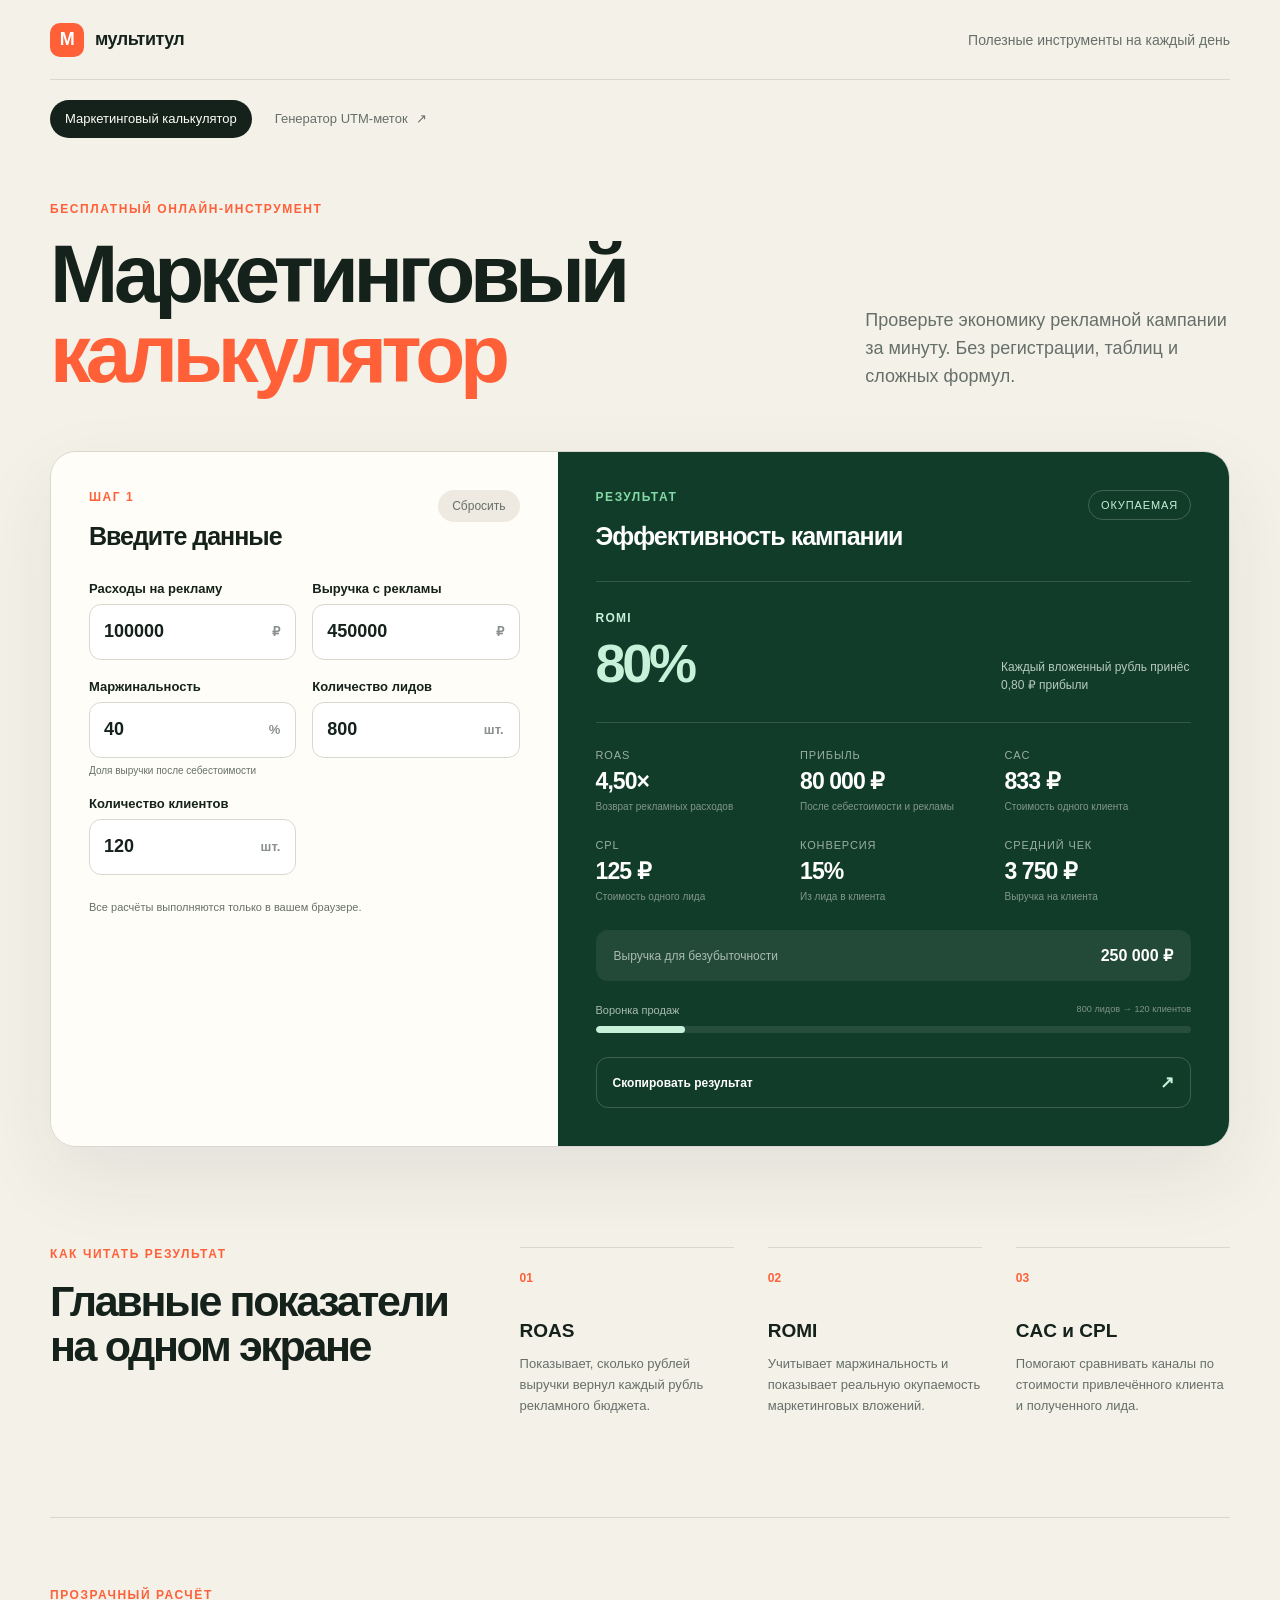
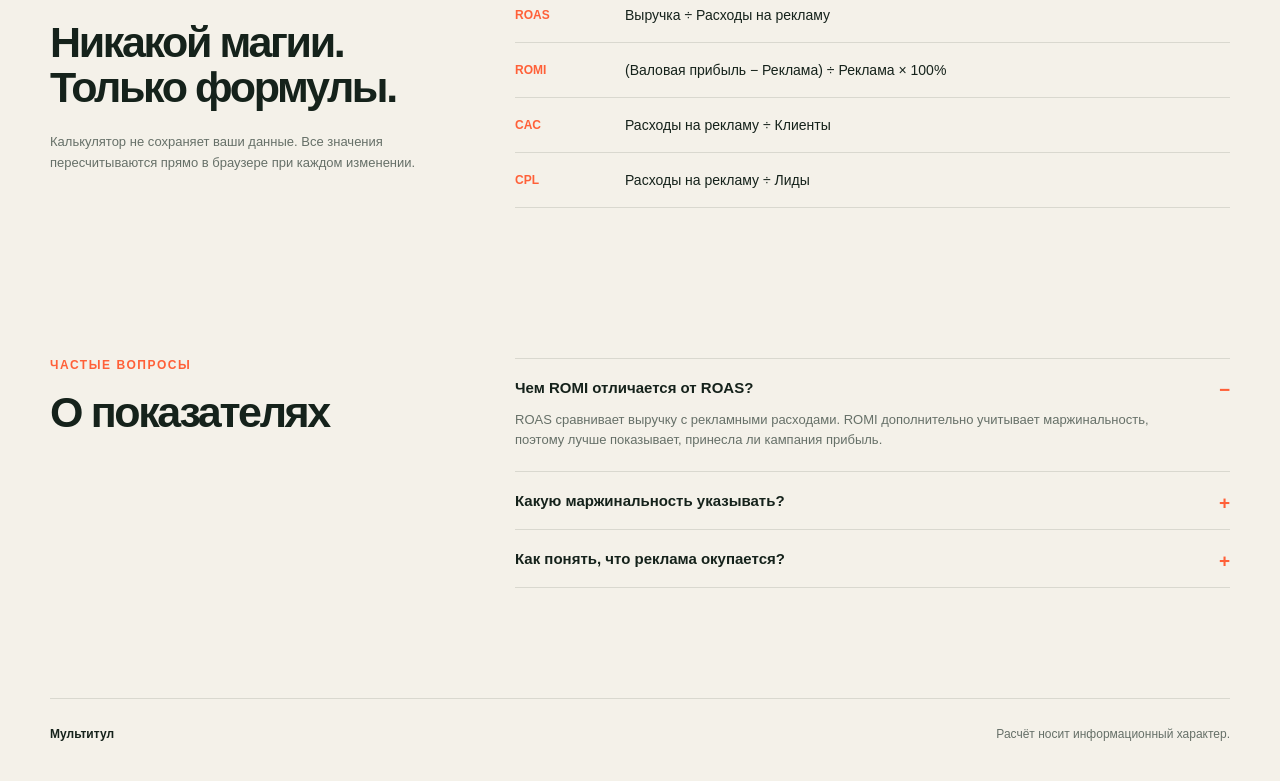
<file: index.html>
<!doctype html>
<html lang="ru">
<head>
  <meta charset="UTF-8">
  <meta name="viewport" content="width=device-width, initial-scale=1.0">
  <title>Маркетинговый калькулятор — ROAS, ROMI, CAC и CPL</title>
  <meta name="description" content="Бесплатный маркетинговый калькулятор: рассчитайте ROAS, ROMI, CAC, CPL, конверсию, прибыль и точку безубыточности.">
  <link rel="canonical" href="https://nezagorami56.github.io/multitool/">
  <link rel="stylesheet" href="styles.css">
  <script type="application/ld+json">
  {
    "@context": "https://schema.org",
    "@type": "WebApplication",
    "name": "Маркетинговый калькулятор",
    "applicationCategory": "BusinessApplication",
    "operatingSystem": "Any",
    "offers": {"@type": "Offer", "price": "0", "priceCurrency": "RUB"}
  }
  </script>
</head>
<body>
  <header class="site-header">
    <a class="brand" href="./" aria-label="Мультитул — на главную">
      <span class="brand-mark">M</span>
      <span>мультитул</span>
    </a>
    <span class="header-note">Полезные инструменты на каждый день</span>
  </header>
  <nav class="tool-nav" aria-label="Инструменты">
    <a href="./" aria-current="page">Маркетинговый калькулятор</a>
    <a href="utm-builder/">Генератор UTM-меток <span aria-hidden="true">↗</span></a>
  </nav>

  <main>
    <section class="hero">
      <div>
        <p class="eyebrow">Бесплатный онлайн-инструмент</p>
        <h1>Маркетинговый<br><span>калькулятор</span></h1>
      </div>
      <p class="hero-copy">Проверьте экономику рекламной кампании за минуту. Без регистрации, таблиц и сложных формул.</p>
    </section>

    <section class="calculator" aria-labelledby="calculator-title">
      <div class="input-panel">
        <div class="panel-heading">
          <div>
            <p class="step">Шаг 1</p>
            <h2 id="calculator-title">Введите данные</h2>
          </div>
          <button class="reset-button" id="reset" type="button">Сбросить</button>
        </div>

        <div class="fields">
          <label>
            <span>Расходы на рекламу</span>
            <span class="field-wrap"><input id="spend" type="number" min="0" step="100" value="100000"><b>₽</b></span>
          </label>
          <label>
            <span>Выручка с рекламы</span>
            <span class="field-wrap"><input id="revenue" type="number" min="0" step="100" value="450000"><b>₽</b></span>
          </label>
          <label>
            <span>Маржинальность</span>
            <span class="field-wrap"><input id="margin" type="number" min="0" max="100" step="1" value="40"><b>%</b></span>
            <small>Доля выручки после себестоимости</small>
          </label>
          <label>
            <span>Количество лидов</span>
            <span class="field-wrap"><input id="leads" type="number" min="0" step="1" value="800"><b>шт.</b></span>
          </label>
          <label>
            <span>Количество клиентов</span>
            <span class="field-wrap"><input id="customers" type="number" min="0" step="1" value="120"><b>шт.</b></span>
          </label>
        </div>
        <p class="form-warning" id="form-warning" role="alert" hidden></p>
        <p class="privacy">Все расчёты выполняются только в вашем браузере.</p>
      </div>

      <div class="results-panel" aria-live="polite">
        <div class="panel-heading result-heading">
          <div>
            <p class="step">Результат</p>
            <h2>Эффективность кампании</h2>
          </div>
          <span class="status" id="status">Окупаемая</span>
        </div>

        <article class="hero-result">
          <div>
            <p>ROMI</p>
            <strong id="romi">80%</strong>
          </div>
          <p id="romi-caption">Каждый вложенный рубль принёс 0,80 ₽ прибыли</p>
        </article>

        <div class="metric-grid">
          <article><span>ROAS</span><strong id="roas">4,50×</strong><small>Возврат рекламных расходов</small></article>
          <article><span>Прибыль</span><strong id="profit">80 000 ₽</strong><small>После себестоимости и рекламы</small></article>
          <article><span>CAC</span><strong id="cac">833 ₽</strong><small>Стоимость одного клиента</small></article>
          <article><span>CPL</span><strong id="cpl">125 ₽</strong><small>Стоимость одного лида</small></article>
          <article><span>Конверсия</span><strong id="conversion">15%</strong><small>Из лида в клиента</small></article>
          <article><span>Средний чек</span><strong id="aov">3 750 ₽</strong><small>Выручка на клиента</small></article>
        </div>

        <div class="breakeven">
          <span>Выручка для безубыточности</span>
          <strong id="breakeven">250 000 ₽</strong>
        </div>

        <div class="funnel">
          <div class="funnel-heading"><span>Воронка продаж</span><small id="funnel-label">800 лидов → 120 клиентов</small></div>
          <div class="funnel-track"><span id="funnel-bar"></span></div>
        </div>

        <button class="copy-button" id="copy-result" type="button">
          <span>Скопировать результат</span><b aria-hidden="true">↗</b>
        </button>
      </div>
    </section>

    <section class="explanation">
      <div>
        <p class="eyebrow">Как читать результат</p>
        <h2>Главные показатели<br>на одном экране</h2>
      </div>
      <div class="explanation-grid">
        <article><b>01</b><h3>ROAS</h3><p>Показывает, сколько рублей выручки вернул каждый рубль рекламного бюджета.</p></article>
        <article><b>02</b><h3>ROMI</h3><p>Учитывает маржинальность и показывает реальную окупаемость маркетинговых вложений.</p></article>
        <article><b>03</b><h3>CAC и CPL</h3><p>Помогают сравнивать каналы по стоимости привлечённого клиента и полученного лида.</p></article>
      </div>
    </section>

    <section class="formula-section">
      <div class="formula-intro">
        <p class="eyebrow">Прозрачный расчёт</p>
        <h2>Никакой магии.<br>Только формулы.</h2>
        <p>Калькулятор не сохраняет ваши данные. Все значения пересчитываются прямо в браузере при каждом изменении.</p>
      </div>
      <div class="formula-list">
        <article><span>ROAS</span><code>Выручка ÷ Расходы на рекламу</code></article>
        <article><span>ROMI</span><code>(Валовая прибыль − Реклама) ÷ Реклама × 100%</code></article>
        <article><span>CAC</span><code>Расходы на рекламу ÷ Клиенты</code></article>
        <article><span>CPL</span><code>Расходы на рекламу ÷ Лиды</code></article>
      </div>
    </section>

    <section class="faq">
      <div>
        <p class="eyebrow">Частые вопросы</p>
        <h2>О показателях</h2>
      </div>
      <div class="faq-list">
        <details open><summary>Чем ROMI отличается от ROAS?</summary><p>ROAS сравнивает выручку с рекламными расходами. ROMI дополнительно учитывает маржинальность, поэтому лучше показывает, принесла ли кампания прибыль.</p></details>
        <details><summary>Какую маржинальность указывать?</summary><p>Используйте долю выручки, которая остаётся после переменных расходов и себестоимости, но до вычета рекламного бюджета.</p></details>
        <details><summary>Как понять, что реклама окупается?</summary><p>Положительный ROMI означает, что валовая прибыль покрыла рекламные расходы. Но итоговое управленческое решение также должно учитывать постоянные расходы бизнеса.</p></details>
      </div>
    </section>
  </main>

  <footer>
    <span>Мультитул</span>
    <p>Расчёт носит информационный характер.</p>
  </footer>
  <script src="app.js"></script>
</body>
</html>
</file>
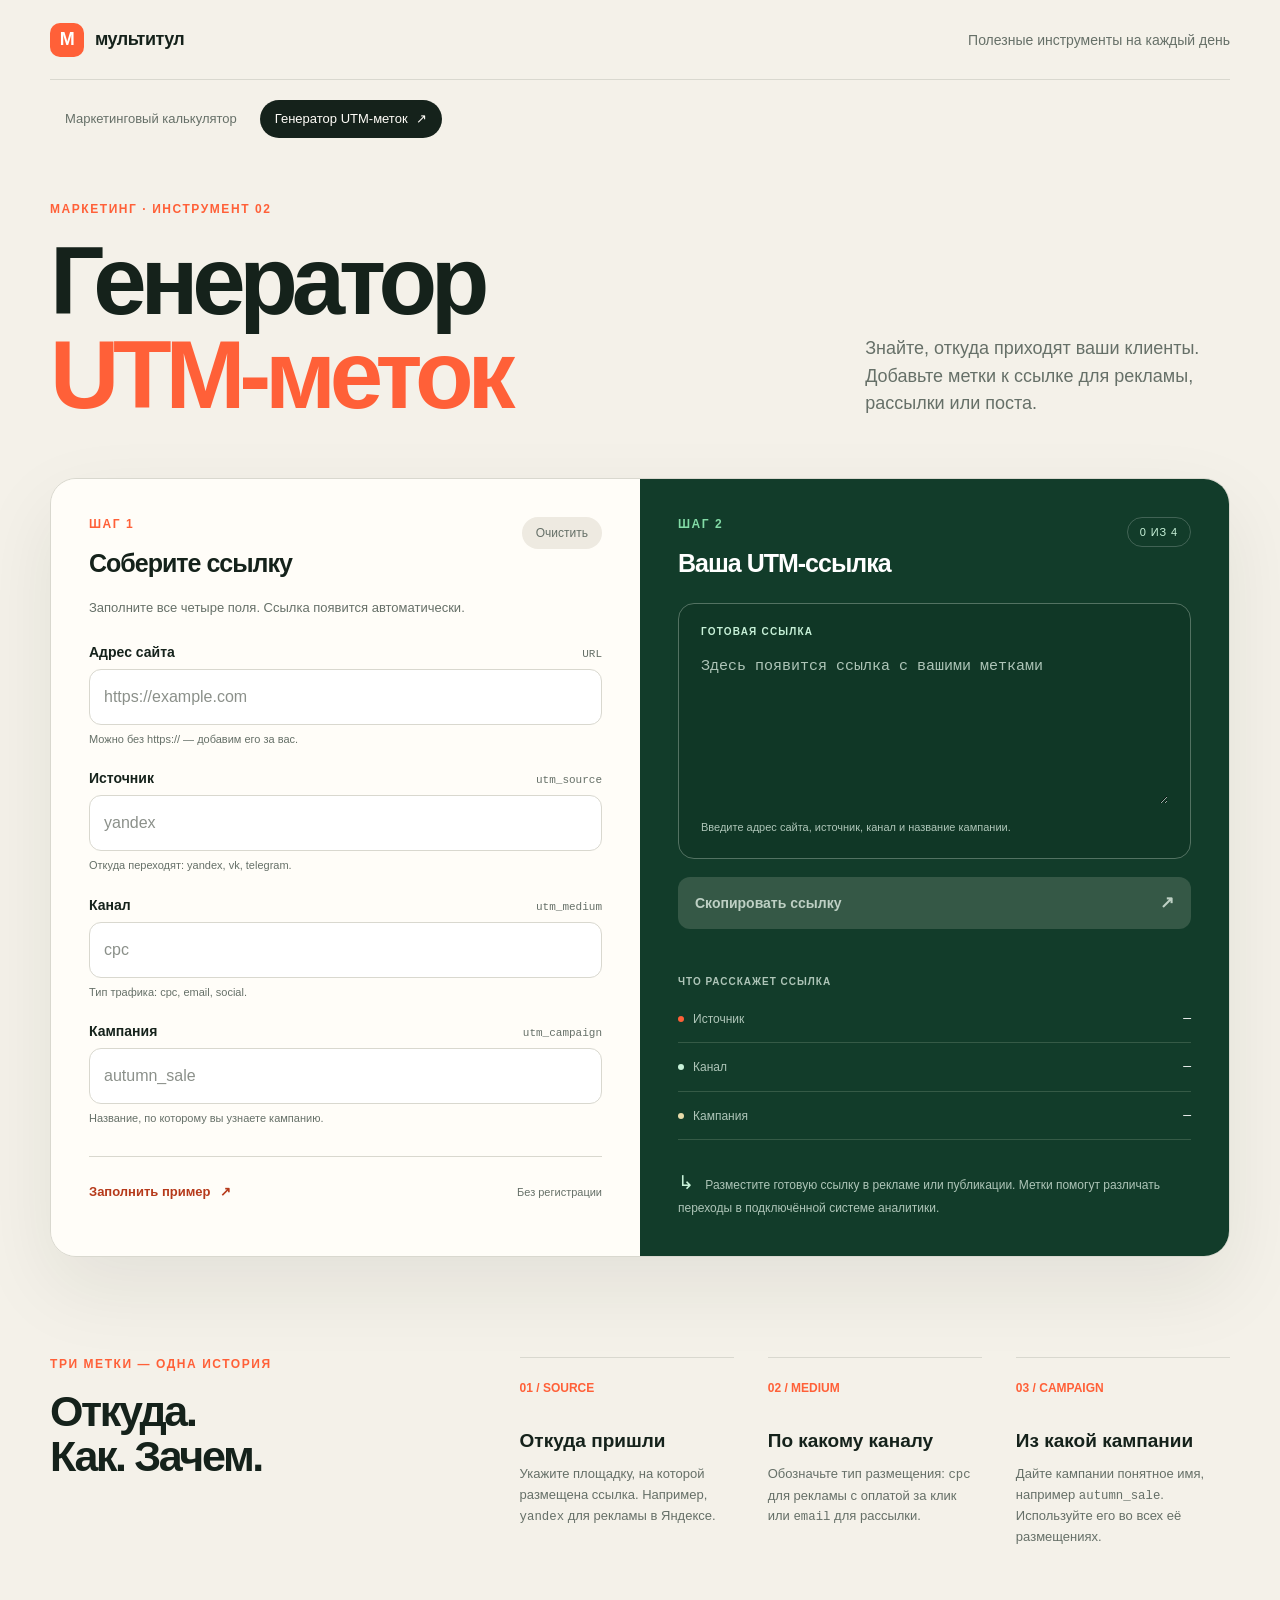
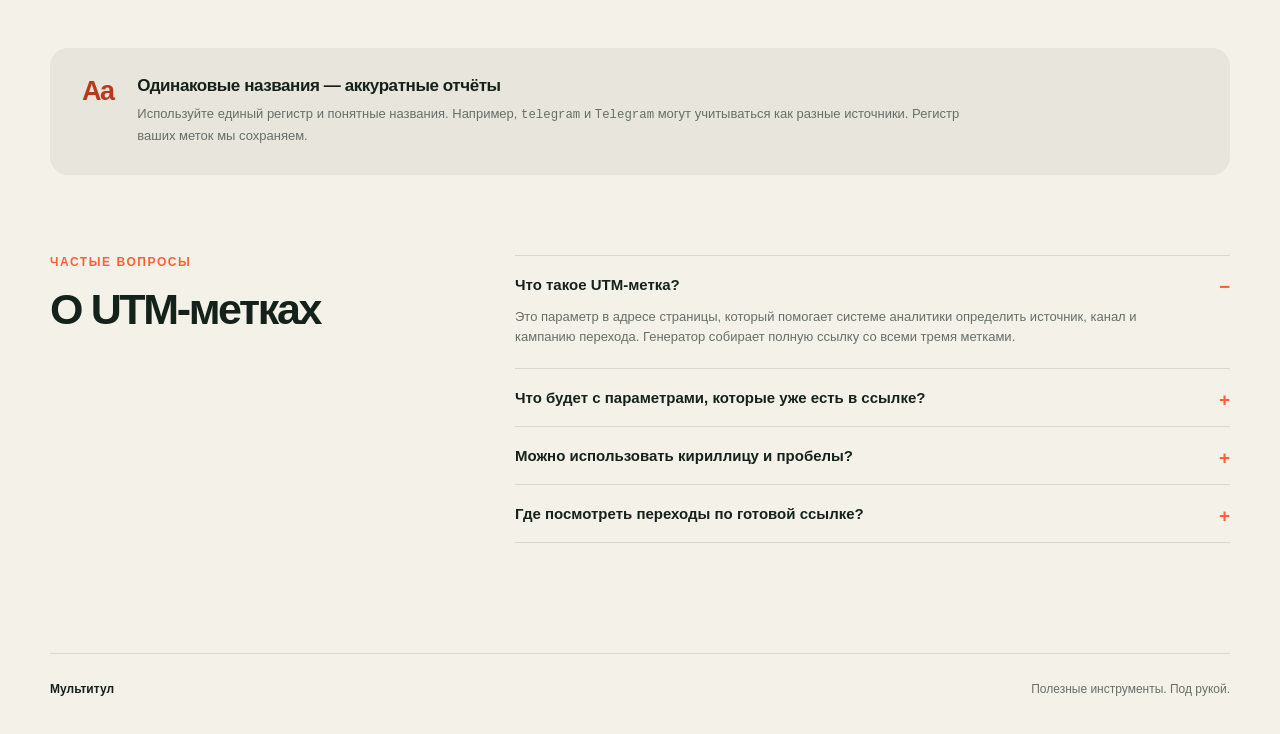
<file: utm-builder/index.html>
<!doctype html>
<html lang="ru">
<head>
  <meta charset="UTF-8">
  <meta name="viewport" content="width=device-width, initial-scale=1.0">
  <title>Генератор UTM-меток онлайн — Мультитул</title>
  <meta name="description" content="Соберите ссылку с UTM-метками бесплатно: укажите адрес сайта, utm_source, utm_medium и utm_campaign. Готовая ссылка с копированием в один клик.">
  <link rel="canonical" href="https://nezagorami56.github.io/multitool/utm-builder/">
  <meta property="og:title" content="Генератор UTM-меток — Мультитул">
  <meta property="og:description" content="Адрес сайта, три метки — и ссылка для вашей кампании готова.">
  <meta property="og:type" content="website">
  <meta property="og:url" content="https://nezagorami56.github.io/multitool/utm-builder/">
  <link rel="stylesheet" href="../styles.css">
  <link rel="stylesheet" href="utm.css">
  <script src="url-builder.js" defer></script>
  <script src="utm.js" defer></script>
  <script type="application/ld+json">
  {"@context":"https://schema.org","@type":"WebApplication","name":"Генератор UTM-меток — Мультитул","url":"https://nezagorami56.github.io/multitool/utm-builder/","applicationCategory":"BusinessApplication","operatingSystem":"Any","offers":{"@type":"Offer","price":"0","priceCurrency":"RUB"}}
  </script>
</head>
<body>
  <header class="site-header">
    <a class="brand" href="../" aria-label="Мультитул — на главную"><span class="brand-mark">M</span><span>мультитул</span></a>
    <span class="header-note">Полезные инструменты на каждый день</span>
  </header>
  <nav class="tool-nav" aria-label="Инструменты">
    <a href="../">Маркетинговый калькулятор</a>
    <a href="./" aria-current="page">Генератор UTM-меток <span aria-hidden="true">↗</span></a>
  </nav>

  <main>
    <section class="hero utm-hero">
      <div>
        <p class="eyebrow">Маркетинг · Инструмент 02</p>
        <h1>Генератор<br><span>UTM-меток</span></h1>
      </div>
      <p class="hero-copy">Знайте, откуда приходят ваши клиенты. Добавьте метки к ссылке для рекламы, рассылки или поста.</p>
    </section>

    <section class="calculator utm-builder" aria-labelledby="builder-title">
      <form class="input-panel" id="utm-form" novalidate autocomplete="off">
        <div class="panel-heading">
          <div><p class="step">Шаг 1</p><h2 id="builder-title">Соберите ссылку</h2></div>
          <button class="reset-button" type="reset">Очистить</button>
        </div>
        <p class="form-intro">Заполните все четыре поля. Ссылка появится автоматически.</p>
        <div class="utm-fields">
          <div class="utm-field">
            <label for="website">Адрес сайта <span class="field-tag">URL</span></label>
            <div class="field-wrap"><input id="website" name="website" type="text" inputmode="url" placeholder="https://example.com" required spellcheck="false" autocapitalize="none" aria-describedby="website-hint website-error"></div>
            <small id="website-hint">Можно без https:// — добавим его за вас.</small>
            <p class="field-error" id="website-error" hidden></p>
          </div>
          <div class="utm-field">
            <label for="source">Источник <span class="field-tag">utm_source</span></label>
            <div class="field-wrap"><input id="source" name="source" type="text" placeholder="yandex" required spellcheck="false" autocapitalize="none" aria-describedby="source-hint source-error"></div>
            <small id="source-hint">Откуда переходят: yandex, vk, telegram.</small>
            <p class="field-error" id="source-error" hidden></p>
          </div>
          <div class="utm-field">
            <label for="medium">Канал <span class="field-tag">utm_medium</span></label>
            <div class="field-wrap"><input id="medium" name="medium" type="text" placeholder="cpc" required spellcheck="false" autocapitalize="none" aria-describedby="medium-hint medium-error"></div>
            <small id="medium-hint">Тип трафика: cpc, email, social.</small>
            <p class="field-error" id="medium-error" hidden></p>
          </div>
          <div class="utm-field">
            <label for="campaign">Кампания <span class="field-tag">utm_campaign</span></label>
            <div class="field-wrap"><input id="campaign" name="campaign" type="text" placeholder="autumn_sale" required spellcheck="false" autocapitalize="none" aria-describedby="campaign-hint campaign-error"></div>
            <small id="campaign-hint">Название, по которому вы узнаете кампанию.</small>
            <p class="field-error" id="campaign-error" hidden></p>
          </div>
        </div>
        <div class="input-bottom">
          <button class="example-button" id="fill-example" type="button">Заполнить пример <span aria-hidden="true">↗</span></button>
          <span>Без регистрации</span>
        </div>
        <noscript><p class="form-warning">Для создания UTM-ссылки включите JavaScript в браузере.</p></noscript>
      </form>

      <div class="results-panel utm-result">
        <div class="panel-heading result-heading">
          <div><p class="step">Шаг 2</p><h2>Ваша UTM-ссылка</h2></div>
          <span class="status" id="link-status" role="status">0 из 4</span>
        </div>
        <div class="link-preview">
          <label for="result-url">Готовая ссылка</label>
          <textarea id="result-url" readonly spellcheck="false" rows="5" placeholder="Здесь появится ссылка с вашими метками" aria-describedby="result-hint"></textarea>
          <p id="result-hint">Введите адрес сайта, источник, канал и название кампании.</p>
        </div>
        <button class="copy-button utm-copy" id="copy-link" type="button" disabled>
          <span>Скопировать ссылку</span><b aria-hidden="true">↗</b>
        </button>
        <p class="copy-feedback" id="copy-feedback" role="status" aria-live="polite"></p>

        <div class="link-breakdown">
          <p class="breakdown-title">Что расскажет ссылка</p>
          <dl>
            <div><dt><i class="source-dot" aria-hidden="true"></i>Источник</dt><dd id="preview-source">—</dd></div>
            <div><dt><i class="medium-dot" aria-hidden="true"></i>Канал</dt><dd id="preview-medium">—</dd></div>
            <div><dt><i class="campaign-dot" aria-hidden="true"></i>Кампания</dt><dd id="preview-campaign">—</dd></div>
          </dl>
        </div>
        <p class="result-note"><span aria-hidden="true">↳</span> Разместите готовую ссылку в рекламе или публикации. Метки помогут различать переходы в подключённой системе аналитики.</p>
      </div>
    </section>

    <section class="explanation">
      <div><p class="eyebrow">Три метки — одна история</p><h2>Откуда.<br>Как. Зачем.</h2></div>
      <div class="explanation-grid">
        <article><b>01 / SOURCE</b><h3>Откуда пришли</h3><p>Укажите площадку, на которой размещена ссылка. Например, <code>yandex</code> для рекламы в Яндексе.</p></article>
        <article><b>02 / MEDIUM</b><h3>По какому каналу</h3><p>Обозначьте тип размещения: <code>cpc</code> для рекламы с оплатой за клик или <code>email</code> для рассылки.</p></article>
        <article><b>03 / CAMPAIGN</b><h3>Из какой кампании</h3><p>Дайте кампании понятное имя, например <code>autumn_sale</code>. Используйте его во всех её размещениях.</p></article>
      </div>
    </section>

    <aside class="naming-tip">
      <span class="tip-mark" aria-hidden="true">Aa</span>
      <div><h2>Одинаковые названия — аккуратные отчёты</h2><p>Используйте единый регистр и понятные названия. Например, <code>telegram</code> и <code>Telegram</code> могут учитываться как разные источники. Регистр ваших меток мы сохраняем.</p></div>
    </aside>

    <section class="faq">
      <div><p class="eyebrow">Частые вопросы</p><h2>О UTM-метках</h2></div>
      <div class="faq-list">
        <details open><summary>Что такое UTM-метка?</summary><p>Это параметр в адресе страницы, который помогает системе аналитики определить источник, канал и кампанию перехода. Генератор собирает полную ссылку со всеми тремя метками.</p></details>
        <details><summary>Что будет с параметрами, которые уже есть в ссылке?</summary><p>Другие параметры, например фильтры каталога, и якорь после # сохранятся. Если в адресе уже есть utm_source, utm_medium или utm_campaign, генератор заменит их вашими значениями, без дубликатов.</p></details>
        <details><summary>Можно использовать кириллицу и пробелы?</summary><p>Да. Они кодируются для корректной передачи в ссылке: вы можете увидеть проценты и другие символы. Само значение метки сохраняется. Для удобства чтения можно использовать латиницу и подчёркивания.</p></details>
        <details><summary>Где посмотреть переходы по готовой ссылке?</summary><p>В подключённой к вашему сайту системе аналитики. Сам генератор собирает ссылку, но не считает переходы. Подробнее о параметрах — в <a href="https://support.google.com/analytics/answer/10917952?hl=ru" target="_blank" rel="noopener noreferrer">справке Google Analytics</a>.</p></details>
      </div>
    </section>
  </main>
  <footer><span>Мультитул</span><p>Полезные инструменты. Под рукой.</p></footer>
</body>
</html>
</file>
<file: styles.css>
:root {
  --ink: #15221b;
  --muted: #667068;
  --paper: #f4f1e9;
  --card: #fffdf8;
  --line: #d9d8cf;
  --accent: #ff6038;
  --green: #123c2a;
  --mint: #c7f1d8;
}

* { box-sizing: border-box; }
html { scroll-behavior: smooth; }
body {
  margin: 0;
  background: var(--paper);
  color: var(--ink);
  font-family: Inter, ui-sans-serif, -apple-system, BlinkMacSystemFont, "Segoe UI", sans-serif;
}

.site-header, .tool-nav, main, footer { width: min(1180px, calc(100% - 40px)); margin-inline: auto; }
.site-header {
  height: 80px;
  display: flex;
  align-items: center;
  justify-content: space-between;
  border-bottom: 1px solid var(--line);
}
.brand { color: var(--ink); text-decoration: none; display: flex; align-items: center; gap: 11px; font-weight: 800; font-size: 18px; letter-spacing: -.03em; }
.brand-mark { width: 34px; height: 34px; display: grid; place-items: center; background: var(--accent); color: white; border-radius: 10px; }
.header-note { color: var(--muted); font-size: 14px; }
.tool-nav { display: flex; flex-wrap: wrap; gap: 8px; padding-top: 20px; }
.tool-nav a { padding: 10px 15px; border-radius: 999px; text-decoration: none; color: var(--muted); font-size: 13px; line-height: 1.4; }
.tool-nav a:hover { color: var(--ink); background: #e9e6dd; }
.tool-nav a[aria-current="page"] { color: var(--card); background: var(--ink); }
.tool-nav a span { margin-left: 5px; }
:focus-visible { outline: 3px solid var(--accent); outline-offset: 4px; }

.hero { padding: 64px 0 56px; display: grid; grid-template-columns: minmax(0, 1.7fr) minmax(0, .8fr); align-items: end; gap: 40px; }
.eyebrow, .step { margin: 0 0 18px; color: var(--accent); text-transform: uppercase; letter-spacing: .13em; font-size: 12px; font-weight: 800; }
h1 { margin: 0; font-size: clamp(44px, 6.4vw, 84px); line-height: .98; letter-spacing: -.065em; font-weight: 800; }
h1 span { color: var(--accent); }
.hero-copy { color: var(--muted); font-size: 18px; line-height: 1.55; margin: 0 0 4px; max-width: 410px; }

.calculator { display: grid; grid-template-columns: .86fr 1.14fr; border: 1px solid var(--line); border-radius: 26px; overflow: hidden; box-shadow: 0 30px 80px rgba(30,35,30,.08); }
.input-panel, .results-panel { padding: 38px; }
.input-panel { background: var(--card); }
.results-panel { background: var(--green); color: white; }
.panel-heading { display: flex; justify-content: space-between; align-items: flex-start; gap: 20px; margin-bottom: 30px; }
.panel-heading h2 { margin: 0; font-size: 25px; letter-spacing: -.04em; }
.reset-button { border: 0; background: #eeeae1; color: var(--muted); border-radius: 999px; padding: 9px 14px; cursor: pointer; font: inherit; font-size: 12px; }
.reset-button:hover { color: var(--ink); }
.fields { display: grid; grid-template-columns: 1fr 1fr; gap: 19px 16px; }
label > span:first-child { display: block; font-size: 13px; font-weight: 700; margin: 0 0 8px; }
.field-wrap { height: 56px; display: flex; align-items: center; border: 1px solid var(--line); border-radius: 12px; background: white; padding-right: 15px; }
.field-wrap:focus-within { border-color: var(--accent); box-shadow: 0 0 0 3px rgba(255,96,56,.12); }
input { width: 100%; min-width: 0; border: 0; outline: 0; background: transparent; padding: 0 14px; font: inherit; font-size: 18px; font-weight: 750; color: var(--ink); }
.field-wrap b { color: #8a908b; font-size: 13px; white-space: nowrap; }
label small { display: block; margin-top: 6px; font-size: 10px; line-height: 1.3; color: var(--muted); }
.privacy { color: var(--muted); font-size: 11px; margin: 26px 0 0; }
.form-warning { color: #a33b24; background: #fff0eb; border-radius: 9px; padding: 11px 13px; font-size: 12px; line-height: 1.4; margin: 18px 0 -8px; }
.result-heading .step { color: #82dba6; }
.status { border: 1px solid rgba(255,255,255,.2); color: var(--mint); border-radius: 999px; padding: 8px 12px; font-size: 11px; text-transform: uppercase; letter-spacing: .08em; }
.status.negative { color: #ffb4a2; }
.hero-result { display: flex; align-items: flex-end; justify-content: space-between; gap: 28px; border-top: 1px solid rgba(255,255,255,.14); border-bottom: 1px solid rgba(255,255,255,.14); padding: 28px 0; }
.hero-result p { margin: 0; color: #b7c9bf; font-size: 12px; line-height: 1.45; max-width: 190px; }
.hero-result div > p { color: var(--mint); font-weight: 800; letter-spacing: .1em; }
.hero-result strong { display: block; margin-top: 5px; font-size: 54px; letter-spacing: -.06em; color: var(--mint); }
.metric-grid { display: grid; grid-template-columns: repeat(3, 1fr); margin-top: 26px; gap: 25px 18px; }
.metric-grid article { min-width: 0; }
.metric-grid span { display: block; font-size: 11px; color: #9aafa3; text-transform: uppercase; letter-spacing: .08em; }
.metric-grid strong { display: block; font-size: 23px; letter-spacing: -.04em; margin: 7px 0 5px; overflow-wrap: anywhere; }
.metric-grid small { display: block; font-size: 10px; line-height: 1.35; color: #82968b; }
.breakeven { margin-top: 27px; padding: 16px 18px; border-radius: 12px; background: rgba(255,255,255,.07); display: flex; justify-content: space-between; align-items: center; gap: 15px; font-size: 12px; color: #aabbb1; }
.breakeven strong { color: white; font-size: 16px; }
.funnel { margin-top: 23px; }
.funnel-heading { display: flex; justify-content: space-between; gap: 16px; color: #aabbb1; font-size: 11px; }
.funnel-heading small { color: #7f9488; }
.funnel-track { margin-top: 10px; height: 7px; background: rgba(255,255,255,.09); border-radius: 999px; overflow: hidden; }
.funnel-track span { display: block; height: 100%; width: 15%; background: var(--mint); border-radius: inherit; transition: width .3s ease; }
.copy-button { width: 100%; display: flex; align-items: center; justify-content: space-between; margin-top: 24px; border: 1px solid rgba(255,255,255,.18); background: transparent; color: white; border-radius: 12px; padding: 14px 16px; font: inherit; font-size: 12px; font-weight: 700; cursor: pointer; }
.copy-button:hover { background: rgba(255,255,255,.07); }
.copy-button b { color: var(--mint); font-size: 17px; }

.explanation { padding: 100px 0; display: grid; grid-template-columns: .72fr 1.28fr; gap: 70px; }
.explanation h2 { margin: 0; font-size: 43px; letter-spacing: -.055em; line-height: 1.05; }
.explanation-grid { display: grid; grid-template-columns: repeat(3, 1fr); gap: 34px; }
.explanation-grid article { border-top: 1px solid var(--line); padding-top: 20px; }
.explanation-grid b { color: var(--accent); font-size: 12px; }
.explanation-grid h3 { margin: 34px 0 12px; font-size: 19px; }
.explanation-grid p { margin: 0; color: var(--muted); font-size: 13px; line-height: 1.6; }
.formula-section { padding: 70px 0; border-top: 1px solid var(--line); display: grid; grid-template-columns: .7fr 1.3fr; gap: 80px; }
.formula-intro h2, .faq h2 { margin: 0; font-size: 43px; letter-spacing: -.055em; line-height: 1.05; }
.formula-intro > p:last-child { margin: 22px 0 0; color: var(--muted); line-height: 1.6; font-size: 13px; max-width: 390px; }
.formula-list article { display: grid; grid-template-columns: 90px 1fr; align-items: center; gap: 20px; padding: 19px 0; border-bottom: 1px solid var(--line); }
.formula-list span { color: var(--accent); font-size: 12px; font-weight: 800; }
.formula-list code { font-family: inherit; color: var(--ink); font-size: 14px; }
.faq { padding: 80px 0 110px; display: grid; grid-template-columns: .7fr 1.3fr; gap: 80px; }
.faq-list { border-top: 1px solid var(--line); }
.faq-list details { border-bottom: 1px solid var(--line); padding: 20px 0; }
.faq-list summary { cursor: pointer; list-style: none; font-weight: 750; font-size: 15px; }
.faq-list summary::-webkit-details-marker { display: none; }
.faq-list summary::after { content: '+'; float: right; color: var(--accent); font-size: 19px; }
.faq-list details[open] summary::after { content: '−'; }
.faq-list p { color: var(--muted); font-size: 13px; line-height: 1.6; margin: 14px 40px 0 0; }
footer { display: flex; justify-content: space-between; border-top: 1px solid var(--line); padding: 28px 0 40px; color: var(--muted); font-size: 12px; }
footer span { color: var(--ink); font-weight: 800; }
footer p { margin: 0; }

@media (max-width: 860px) {
  .hero { grid-template-columns: 1fr; gap: 32px; padding-top: 65px; }
  .calculator { grid-template-columns: 1fr; }
  .explanation { grid-template-columns: 1fr; }
  .formula-section, .faq { grid-template-columns: 1fr; gap: 38px; }
}
@media (max-width: 600px) {
  .site-header, .tool-nav, main, footer { width: min(100% - 24px, 1180px); }
  .header-note { display: none; }
  .hero { padding: 55px 4px 38px; }
  h1 { font-size: clamp(34px, 9vw, 52px); }
  .hero-copy { font-size: 16px; }
  .input-panel, .results-panel { padding: 25px 20px; }
  .fields { grid-template-columns: 1fr; }
  .metric-grid { grid-template-columns: 1fr 1fr; }
  .hero-result { align-items: flex-start; flex-direction: column; }
  .explanation { padding: 70px 4px; gap: 38px; }
  .explanation-grid { grid-template-columns: 1fr; gap: 26px; }
  .explanation-grid h3 { margin-top: 20px; }
  .formula-section, .faq { padding: 60px 4px; }
  .formula-list article { grid-template-columns: 70px 1fr; }
  .formula-list code { font-size: 12px; line-height: 1.4; }
  footer { flex-direction: column; gap: 12px; }
}
</file>
<file: utm-builder/utm.css>
.utm-hero h1 { font-size: clamp(54px, 7.5vw, 98px); }
.utm-builder { grid-template-columns: 1fr 1fr; }
.utm-builder > * { min-width: 0; }
.utm-builder .panel-heading { margin-bottom: 20px; }
.form-intro { font-size: 13px; color: var(--muted); line-height: 1.5; margin: 0 0 26px; }
.utm-fields { display: grid; gap: 23px; }
.utm-field label { display: flex; align-items: baseline; justify-content: space-between; gap: 12px; font-size: 14px; font-weight: 700; margin-bottom: 9px; }
.utm-field .field-tag { display: inline; margin: 0; font: 11px ui-monospace, SFMono-Regular, Consolas, monospace; font-weight: 400; color: var(--muted); }
.utm-field input { font-size: 16px; font-weight: 550; height: 100%; }
.utm-field input::placeholder { color: #8b908a; font-weight: 400; opacity: 1; }
.utm-field small { display: block; color: var(--muted); font-size: 11px; line-height: 1.4; margin-top: 7px; }
.utm-field .field-wrap:has([aria-invalid="true"]) { border-color: #bc452a; }
.field-error { margin: 7px 0 0; font-size: 12px; line-height: 1.4; color: #a33b24; }
.input-bottom { display: flex; align-items: center; justify-content: space-between; gap: 12px; margin-top: 30px; padding-top: 22px; border-top: 1px solid var(--line); }
.input-bottom > span { font-size: 11px; color: var(--muted); }
.example-button { border: 0; padding: 5px 0; font: inherit; font-size: 13px; font-weight: 700; color: #b63a1b; background: none; cursor: pointer; }
.example-button span { margin-left: 6px; }
.example-button:hover { text-decoration: underline; }
.utm-result { display: flex; flex-direction: column; }
.utm-result .status { white-space: nowrap; }
.link-preview { border: 1px solid #537262; border-radius: 16px; padding: 22px; margin-top: 5px; background: rgba(0,0,0,.09); }
.link-preview label { display: block; color: var(--mint); text-transform: uppercase; letter-spacing: .12em; font-size: 10px; font-weight: 750; margin-bottom: 17px; }
.link-preview textarea { display: block; width: 100%; padding: 0; border: 0; border-radius: 3px; background: none; color: white; font: 15px/1.7 ui-monospace, SFMono-Regular, Consolas, monospace; resize: vertical; min-height: 150px; overflow-wrap: anywhere; word-break: break-all; }
.link-preview textarea::placeholder { color: #aec5b8; opacity: 1; word-break: normal; }
.link-preview p { color: #aec5b8; font-size: 11px; line-height: 1.5; margin: 15px 0 0; }
.utm-copy { margin-top: 18px; background: var(--mint); color: var(--green); border-color: transparent; min-height: 52px; font-size: 14px; }
.utm-copy b { color: var(--green); }
.utm-copy:hover:not(:disabled) { background: #defae8; }
.utm-copy:disabled { background: #355846; color: #bed0c4; cursor: not-allowed; }
.utm-copy:disabled b { color: #bed0c4; }
.copy-feedback { min-height: 17px; color: var(--mint); font-size: 12px; margin: 10px 0 20px; line-height: 1.5; }
.breakdown-title { margin: 0 0 8px; text-transform: uppercase; letter-spacing: .1em; color: #aec5b8; font-size: 10px; font-weight: 750; }
.link-breakdown dl { margin: 0; }
.link-breakdown dl > div { display: grid; grid-template-columns: 120px minmax(0, 1fr); gap: 16px; padding: 14px 0; border-bottom: 1px solid #355a46; }
.link-breakdown dt { color: #aec5b8; font-size: 12px; display: flex; align-items: center; gap: 9px; }
.link-breakdown dd { font: 13px/1.5 ui-monospace, SFMono-Regular, Consolas, monospace; margin: 0; text-align: right; overflow-wrap: anywhere; }
.link-breakdown i { width: 6px; height: 6px; border-radius: 50%; flex: none; }
.source-dot { background: var(--accent); }
.medium-dot { background: var(--mint); }
.campaign-dot { background: #e7dbaa; }
.result-note { color: #aec5b8; font-size: 12px; line-height: 1.6; margin: auto 0 0; padding-top: 28px; }
.result-note > span { color: var(--mint); font-size: 19px; margin-right: 8px; }
.explanation-grid code, .naming-tip code { font-size: .95em; overflow-wrap: anywhere; }
.naming-tip { display: flex; align-items: flex-start; gap: 24px; background: #e8e5dc; border-radius: 18px; padding: 28px 32px; }
.tip-mark { color: #b63a1b; font-size: 27px; font-weight: 750; letter-spacing: -.06em; }
.naming-tip h2 { font-size: 17px; letter-spacing: -.025em; margin: 0 0 8px; }
.naming-tip p { color: var(--muted); font-size: 13px; line-height: 1.6; margin: 0; max-width: 860px; }
.faq-list a { color: var(--green); text-underline-offset: 3px; }
@media (max-width: 860px) {
  .utm-builder { grid-template-columns: 1fr; }
  .utm-hero h1 { font-size: clamp(54px, 11vw, 86px); }
}
@media (max-width: 600px) {
  .utm-builder .panel-heading { gap: 12px; }
  .utm-builder .panel-heading h2 { font-size: 23px; }
  .utm-builder .status { font-size: 10px; padding: 7px 9px; }
  .link-preview { padding: 18px; }
  .link-preview textarea { font-size: 13px; }
  .link-breakdown dl > div { grid-template-columns: 100px minmax(0, 1fr); }
  .naming-tip { padding: 24px 20px; gap: 16px; }
}
</file>
